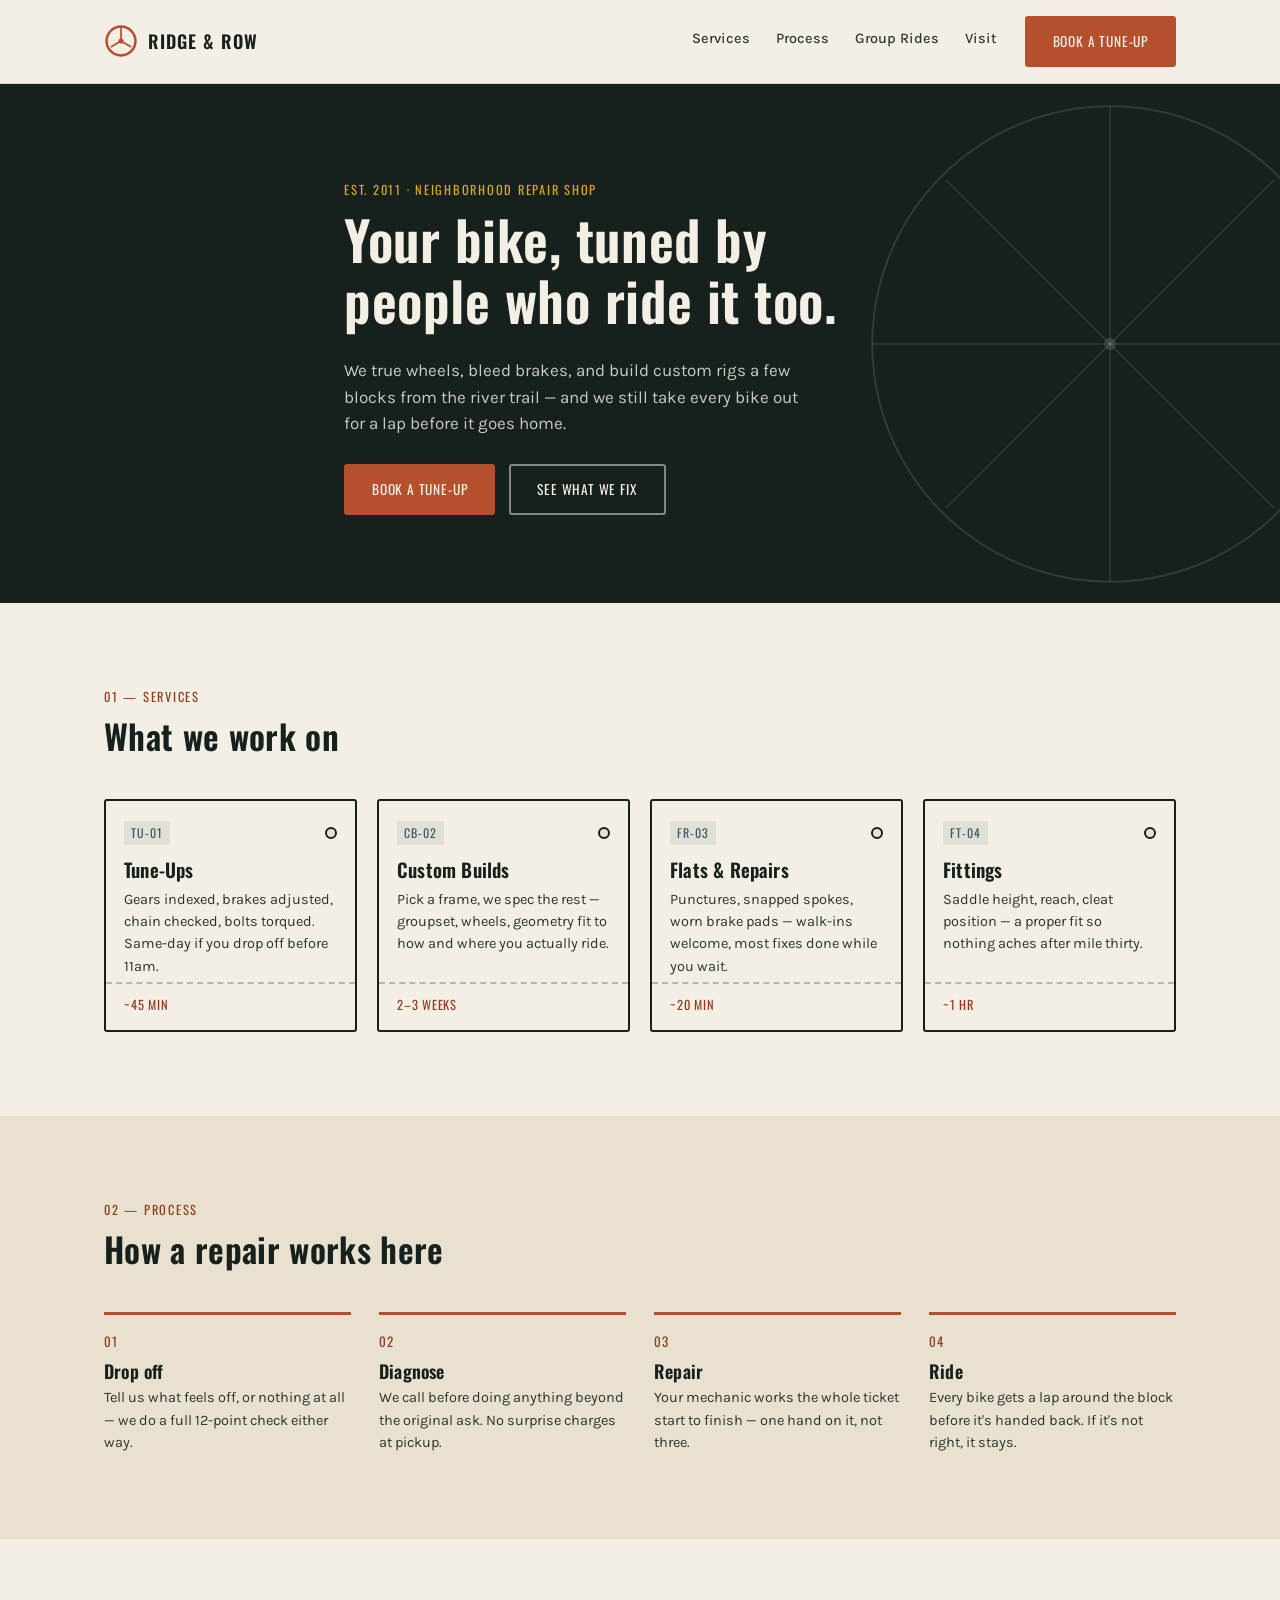
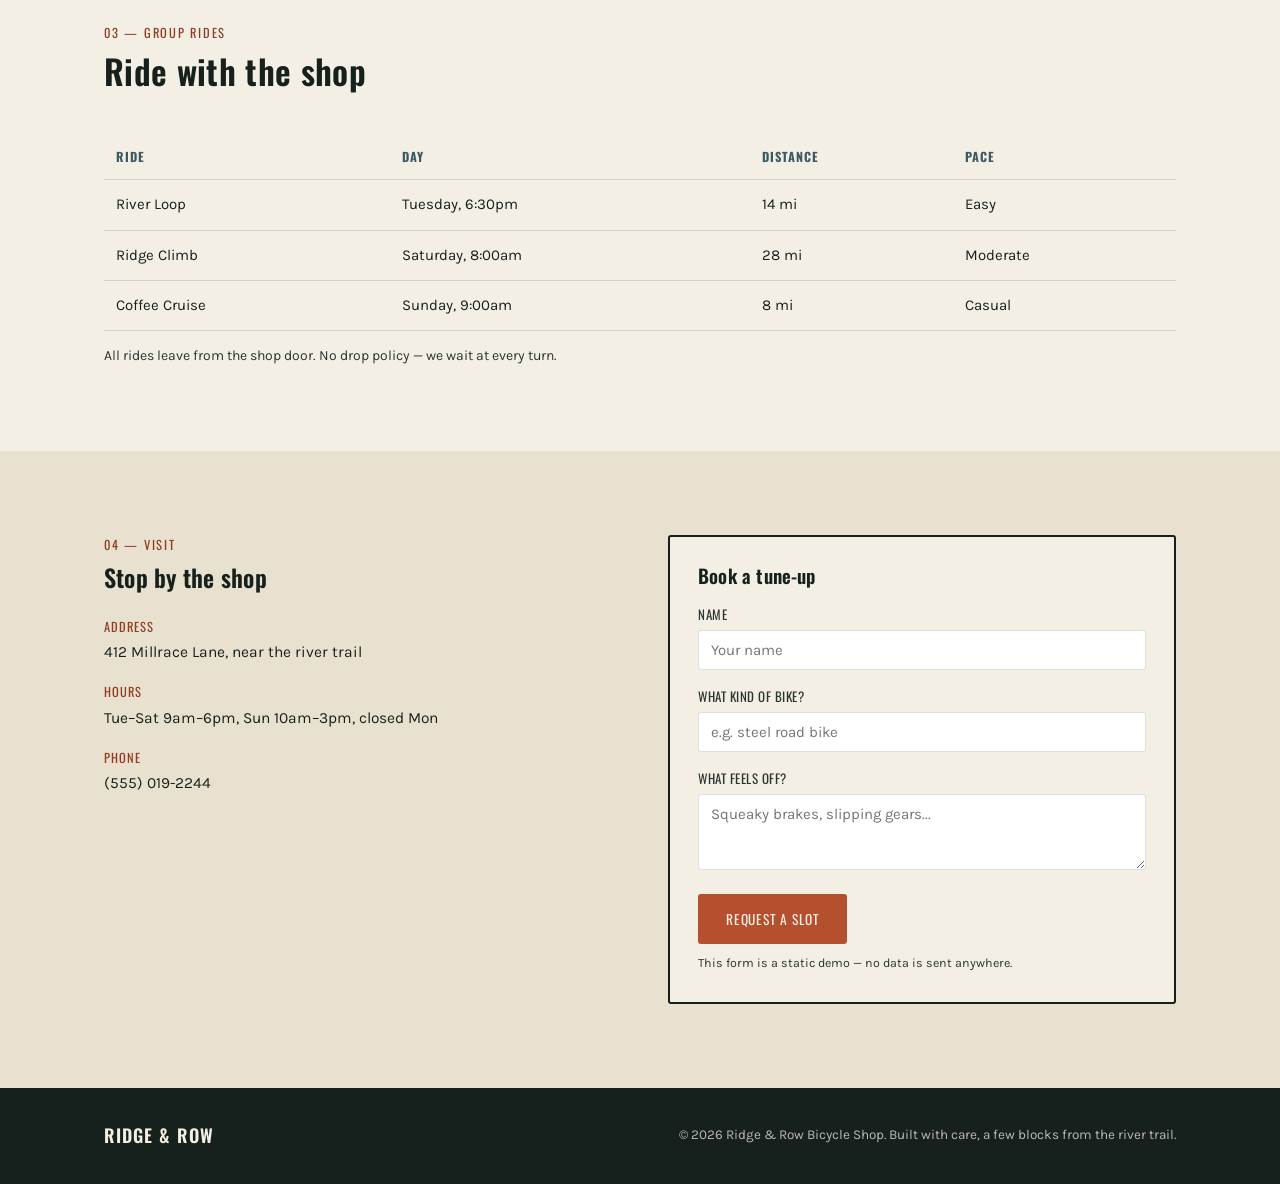
<file: website-ui-redesign/after/index.html>
<!DOCTYPE html>
<html lang="en">
<head>
<meta charset="UTF-8">
<meta name="viewport" content="width=device-width, initial-scale=1.0">
<title>Ridge & Row — Bicycle Repair & Rides</title>
<meta name="description" content="Neighborhood bicycle repair shop. Tune-ups, custom builds, fittings, and weekly group rides.">
<link rel="preconnect" href="https://fonts.googleapis.com">
<link rel="preconnect" href="https://fonts.gstatic.com" crossorigin>
<link href="https://fonts.googleapis.com/css2?family=Oswald:wght@400;500;600;700&family=Karla:ital,wght@0,400;0,500;0,700;1,400&display=swap" rel="stylesheet">
<link rel="stylesheet" href="css/style.css">
</head>
<body>

<a class="skip-link" href="#main">Skip to content</a>

<header class="site-header">
  <div class="wrap header-inner">
    <a href="#" class="logo">
      <span class="logo-mark" aria-hidden="true">
        <svg viewBox="0 0 40 40" width="34" height="34">
          <circle cx="20" cy="20" r="17" fill="none" stroke="currentColor" stroke-width="3"/>
          <circle cx="20" cy="20" r="3" fill="currentColor"/>
          <line x1="20" y1="20" x2="20" y2="4" stroke="currentColor" stroke-width="2"/>
          <line x1="20" y1="20" x2="32" y2="27" stroke="currentColor" stroke-width="2"/>
          <line x1="20" y1="20" x2="8" y2="27" stroke="currentColor" stroke-width="2"/>
        </svg>
      </span>
      <span class="logo-text">RIDGE &amp; ROW</span>
    </a>

    <nav class="main-nav" id="main-nav">
      <a href="#services">Services</a>
      <a href="#process">Process</a>
      <a href="#rides">Group Rides</a>
      <a href="#visit">Visit</a>
    </nav>

    <a href="#visit" class="btn btn-primary header-cta">Book a tune-up</a>

    <button class="nav-toggle" id="navToggle" aria-expanded="false" aria-controls="main-nav" aria-label="Open menu">
      <span></span><span></span><span></span>
    </button>
  </div>
</header>

<main id="main">

  <!-- HERO -->
  <section class="hero">
    <svg class="hero-wheel" viewBox="0 0 600 600" aria-hidden="true">
      <circle cx="300" cy="300" r="230" fill="none" stroke="currentColor" stroke-width="2"/>
      <circle cx="300" cy="300" r="6" fill="currentColor"/>
      <g stroke="currentColor" stroke-width="1.5">
        <line x1="300" y1="300" x2="300" y2="70"/>
        <line x1="300" y1="300" x2="459" y2="141"/>
        <line x1="300" y1="300" x2="530" y2="300"/>
        <line x1="300" y1="300" x2="459" y2="459"/>
        <line x1="300" y1="300" x2="300" y2="530"/>
        <line x1="300" y1="300" x2="141" y2="459"/>
        <line x1="300" y1="300" x2="70" y2="300"/>
        <line x1="300" y1="300" x2="141" y2="141"/>
      </g>
    </svg>

    <div class="wrap hero-inner">
      <p class="eyebrow">Est. 2011 · Neighborhood repair shop</p>
      <h1>Your bike, tuned by<br>people who ride it too.</h1>
      <p class="hero-sub">We true wheels, bleed brakes, and build custom rigs a few blocks
        from the river trail — and we still take every bike out for a lap before it goes home.</p>
      <div class="hero-actions">
        <a href="#visit" class="btn btn-primary">Book a tune-up</a>
        <a href="#services" class="btn btn-ghost">See what we fix</a>
      </div>
    </div>
  </section>

  <!-- SERVICES -->
  <section class="section" id="services">
    <div class="wrap">
      <div class="section-head">
        <p class="eyebrow">01 — Services</p>
        <h2>What we work on</h2>
      </div>

      <div class="ticket-grid">

        <article class="ticket">
          <div class="ticket-top">
            <span class="ticket-code">TU-01</span>
            <span class="ticket-hole" aria-hidden="true"></span>
          </div>
          <h3>Tune-Ups</h3>
          <p>Gears indexed, brakes adjusted, chain checked, bolts torqued. Same-day if you drop off before 11am.</p>
          <span class="ticket-spec">~45 min</span>
        </article>

        <article class="ticket">
          <div class="ticket-top">
            <span class="ticket-code">CB-02</span>
            <span class="ticket-hole" aria-hidden="true"></span>
          </div>
          <h3>Custom Builds</h3>
          <p>Pick a frame, we spec the rest — groupset, wheels, geometry fit to how and where you actually ride.</p>
          <span class="ticket-spec">2–3 weeks</span>
        </article>

        <article class="ticket">
          <div class="ticket-top">
            <span class="ticket-code">FR-03</span>
            <span class="ticket-hole" aria-hidden="true"></span>
          </div>
          <h3>Flats &amp; Repairs</h3>
          <p>Punctures, snapped spokes, worn brake pads — walk-ins welcome, most fixes done while you wait.</p>
          <span class="ticket-spec">~20 min</span>
        </article>

        <article class="ticket">
          <div class="ticket-top">
            <span class="ticket-code">FT-04</span>
            <span class="ticket-hole" aria-hidden="true"></span>
          </div>
          <h3>Fittings</h3>
          <p>Saddle height, reach, cleat position — a proper fit so nothing aches after mile thirty.</p>
          <span class="ticket-spec">~1 hr</span>
        </article>

      </div>
    </div>
  </section>

  <!-- PROCESS -->
  <section class="section section-alt" id="process">
    <div class="wrap">
      <div class="section-head">
        <p class="eyebrow">02 — Process</p>
        <h2>How a repair works here</h2>
      </div>

      <ol class="process-list">
        <li>
          <span class="process-num">01</span>
          <div>
            <h3>Drop off</h3>
            <p>Tell us what feels off, or nothing at all — we do a full 12-point check either way.</p>
          </div>
        </li>
        <li>
          <span class="process-num">02</span>
          <div>
            <h3>Diagnose</h3>
            <p>We call before doing anything beyond the original ask. No surprise charges at pickup.</p>
          </div>
        </li>
        <li>
          <span class="process-num">03</span>
          <div>
            <h3>Repair</h3>
            <p>Your mechanic works the whole ticket start to finish — one hand on it, not three.</p>
          </div>
        </li>
        <li>
          <span class="process-num">04</span>
          <div>
            <h3>Ride</h3>
            <p>Every bike gets a lap around the block before it's handed back. If it's not right, it stays.</p>
          </div>
        </li>
      </ol>
    </div>
  </section>

  <!-- GROUP RIDES -->
  <section class="section" id="rides">
    <div class="wrap">
      <div class="section-head">
        <p class="eyebrow">03 — Group Rides</p>
        <h2>Ride with the shop</h2>
      </div>

      <table class="route-log">
        <thead>
          <tr>
            <th>Ride</th>
            <th>Day</th>
            <th>Distance</th>
            <th>Pace</th>
          </tr>
        </thead>
        <tbody>
          <tr>
            <td>River Loop</td>
            <td>Tuesday, 6:30pm</td>
            <td>14 mi</td>
            <td>Easy</td>
          </tr>
          <tr>
            <td>Ridge Climb</td>
            <td>Saturday, 8:00am</td>
            <td>28 mi</td>
            <td>Moderate</td>
          </tr>
          <tr>
            <td>Coffee Cruise</td>
            <td>Sunday, 9:00am</td>
            <td>8 mi</td>
            <td>Casual</td>
          </tr>
        </tbody>
      </table>
      <p class="route-note">All rides leave from the shop door. No drop policy — we wait at every turn.</p>
    </div>
  </section>

  <!-- VISIT -->
  <section class="section section-alt visit" id="visit">
    <div class="wrap visit-grid">
      <div>
        <p class="eyebrow">04 — Visit</p>
        <h2>Stop by the shop</h2>
        <dl class="visit-details">
          <div>
            <dt>Address</dt>
            <dd>412 Millrace Lane, near the river trail</dd>
          </div>
          <div>
            <dt>Hours</dt>
            <dd>Tue–Sat 9am–6pm, Sun 10am–3pm, closed Mon</dd>
          </div>
          <div>
            <dt>Phone</dt>
            <dd>(555) 019-2244</dd>
          </div>
        </dl>
      </div>

      <form class="ticket-form" novalidate>
        <h3>Book a tune-up</h3>
        <label for="name">Name</label>
        <input id="name" name="name" type="text" placeholder="Your name" required>

        <label for="bike">What kind of bike?</label>
        <input id="bike" name="bike" type="text" placeholder="e.g. steel road bike">

        <label for="notes">What feels off?</label>
        <textarea id="notes" name="notes" rows="3" placeholder="Squeaky brakes, slipping gears..."></textarea>

        <button type="submit" class="btn btn-primary">Request a slot</button>
        <p class="form-note">This form is a static demo — no data is sent anywhere.</p>
      </form>
    </div>
  </section>

</main>

<footer class="site-footer">
  <div class="wrap footer-inner">
    <span class="logo-text">RIDGE &amp; ROW</span>
    <p>&copy; 2026 Ridge &amp; Row Bicycle Shop. Built with care, a few blocks from the river trail.</p>
  </div>
</footer>

<script src="js/main.js"></script>
</body>
</html>
</file>
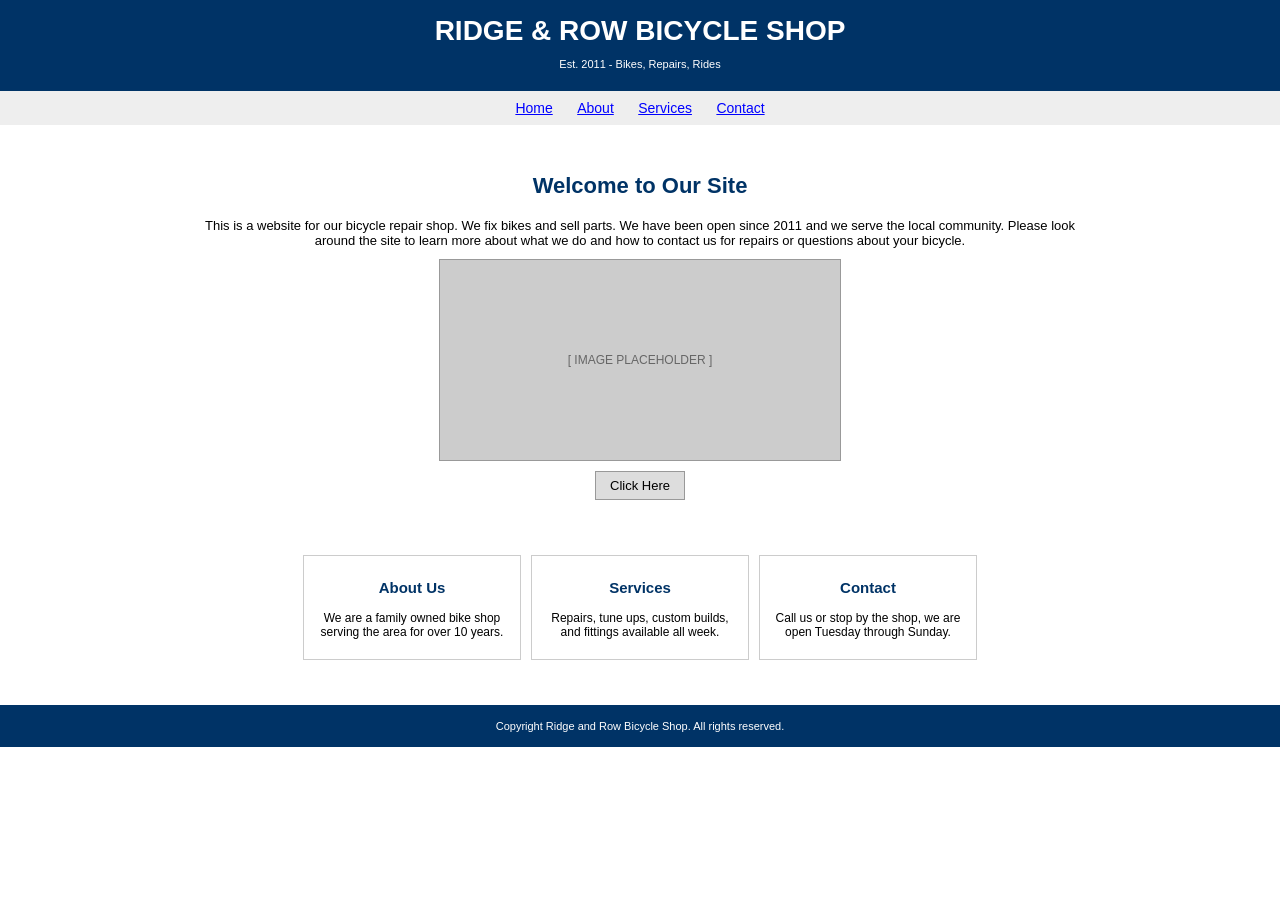
<file: website-ui-redesign/before/index.html>
<!DOCTYPE html>
<html lang="en">
<head>
<meta charset="UTF-8">
<title>Ridge and Row Bicycle Shop</title>
<style>
body {
  font-family: Arial, sans-serif;
  margin: 0;
  background: #ffffff;
  color: #000000;
}
.header {
  background: #003366;
  color: white;
  text-align: center;
  padding: 10px;
}
.header h1 {
  margin: 5px;
  font-size: 28px;
}
.nav {
  background: #eeeeee;
  text-align: center;
  padding: 8px;
}
.nav a {
  margin: 0 10px;
  color: blue;
  text-decoration: underline;
  font-size: 14px;
}
.hero {
  text-align: center;
  padding: 30px 10px;
}
.hero h2 {
  font-size: 22px;
  color: #003366;
}
.hero p {
  font-size: 13px;
  max-width: 900px;
  margin: 10px auto;
  line-height: 1.2;
}
.placeholder-img {
  width: 400px;
  height: 200px;
  background: #cccccc;
  border: 1px solid #999999;
  margin: 10px auto;
  text-align: center;
  line-height: 200px;
  color: #666666;
  font-size: 12px;
}
.btn {
  background: #dddddd;
  border: 1px solid #999999;
  padding: 6px 14px;
  font-size: 13px;
  color: #000000;
}
.cards {
  display: flex;
  justify-content: center;
  padding: 20px 5px;
}
.card {
  width: 200px;
  border: 1px solid #cccccc;
  margin: 5px;
  padding: 8px;
  font-size: 12px;
  text-align: center;
}
.card h3 {
  font-size: 15px;
  color: #003366;
}
.footer {
  background: #003366;
  color: white;
  text-align: center;
  font-size: 11px;
  padding: 15px;
  margin-top: 20px;
}
</style>
</head>
<body>

<div class="header">
  <h1>RIDGE &amp; ROW BICYCLE SHOP</h1>
  <p style="font-size:11px;">Est. 2011 - Bikes, Repairs, Rides</p>
</div>

<div class="nav">
  <a href="#">Home</a>
  <a href="#">About</a>
  <a href="#">Services</a>
  <a href="#">Contact</a>
</div>

<div class="hero">
  <h2>Welcome to Our Site</h2>
  <p>This is a website for our bicycle repair shop. We fix bikes and sell parts.
  We have been open since 2011 and we serve the local community. Please look around
  the site to learn more about what we do and how to contact us for repairs or
  questions about your bicycle.</p>
  <div class="placeholder-img">[ IMAGE PLACEHOLDER ]</div>
  <button class="btn">Click Here</button>
</div>

<div class="cards">
  <div class="card">
    <h3>About Us</h3>
    <p>We are a family owned bike shop serving the area for over 10 years.</p>
  </div>
  <div class="card">
    <h3>Services</h3>
    <p>Repairs, tune ups, custom builds, and fittings available all week.</p>
  </div>
  <div class="card">
    <h3>Contact</h3>
    <p>Call us or stop by the shop, we are open Tuesday through Sunday.</p>
  </div>
</div>

<div class="footer">
  Copyright Ridge and Row Bicycle Shop. All rights reserved.
</div>

</body>
</html>
</file>
<file: website-ui-redesign/after/css/style.css>
/* =========================================================
   Ridge & Row — design tokens
   ========================================================= */
:root {
  --ink: #16201C;
  --ink-soft: #2B3630;
  --paper: #F3EFE4;
  --paper-dim: #E8E1D0;
  --rust: #B5502E;
  --rust-dark: #8F3C21;
  --steel: #3C5A63;
  --mustard: #D9A621;

  --font-display: 'Oswald', sans-serif;
  --font-body: 'Karla', sans-serif;

  --radius: 3px;
  --wrap: 1120px;
  --border: 1px solid rgba(22, 32, 28, 0.14);
}

@media (prefers-reduced-motion: no-preference) {
  :root { --transition: 180ms ease; }
}
@media (prefers-reduced-motion: reduce) {
  :root { --transition: 0ms; }
}

* { box-sizing: border-box; }

html { scroll-behavior: smooth; }
@media (prefers-reduced-motion: reduce) {
  html { scroll-behavior: auto; }
}

body {
  margin: 0;
  background: var(--paper);
  color: var(--ink);
  font-family: var(--font-body);
  font-size: 16px;
  line-height: 1.55;
  -webkit-font-smoothing: antialiased;
}

h1, h2, h3 {
  font-family: var(--font-display);
  font-weight: 600;
  letter-spacing: 0.01em;
  line-height: 1.12;
  margin: 0 0 0.5em;
  color: var(--ink);
}

p { margin: 0 0 1em; }

a { color: inherit; }

.wrap {
  max-width: var(--wrap);
  margin: 0 auto;
  padding: 0 24px;
}

.skip-link {
  position: absolute;
  left: -9999px;
  top: 0;
  background: var(--mustard);
  color: var(--ink);
  padding: 10px 16px;
  z-index: 100;
}
.skip-link:focus {
  left: 16px;
  top: 16px;
}

:focus-visible {
  outline: 2px solid var(--rust);
  outline-offset: 3px;
}

.eyebrow {
  font-family: var(--font-display);
  text-transform: uppercase;
  letter-spacing: 0.14em;
  font-size: 12.5px;
  color: var(--rust-dark);
  margin: 0 0 10px;
}

/* Buttons */
.btn {
  display: inline-block;
  font-family: var(--font-display);
  text-transform: uppercase;
  letter-spacing: 0.06em;
  font-size: 13.5px;
  padding: 13px 26px;
  border-radius: var(--radius);
  text-decoration: none;
  border: 2px solid transparent;
  transition: transform var(--transition), background var(--transition), color var(--transition);
}
.btn-primary {
  background: var(--rust);
  color: var(--paper);
  border-color: var(--rust);
}
.btn-primary:hover { background: var(--rust-dark); border-color: var(--rust-dark); }
.btn-ghost {
  background: transparent;
  color: var(--ink);
  border-color: var(--ink);
}
.btn-ghost:hover { background: var(--ink); color: var(--paper); }

/* =========================================================
   Header
   ========================================================= */
.site-header {
  position: sticky;
  top: 0;
  z-index: 50;
  background: var(--paper);
  border-bottom: var(--border);
}
.header-inner {
  display: flex;
  align-items: center;
  gap: 28px;
  padding-top: 16px;
  padding-bottom: 16px;
}
.logo {
  display: flex;
  align-items: center;
  gap: 10px;
  text-decoration: none;
  color: var(--ink);
  margin-right: auto;
}
.logo-mark { color: var(--rust); display: flex; }
.logo-text {
  font-family: var(--font-display);
  font-weight: 600;
  letter-spacing: 0.06em;
  font-size: 18px;
}
.main-nav {
  display: flex;
  gap: 26px;
}
.main-nav a {
  text-decoration: none;
  font-size: 14.5px;
  font-weight: 500;
  color: var(--ink-soft);
  padding-bottom: 3px;
  border-bottom: 2px solid transparent;
  transition: border-color var(--transition), color var(--transition);
}
.main-nav a:hover {
  color: var(--rust-dark);
  border-color: var(--rust);
}
.nav-toggle {
  display: none;
  flex-direction: column;
  gap: 5px;
  background: none;
  border: none;
  padding: 8px;
  cursor: pointer;
}
.nav-toggle span {
  width: 22px;
  height: 2px;
  background: var(--ink);
}

/* =========================================================
   Hero
   ========================================================= */
.hero {
  position: relative;
  overflow: hidden;
  background: var(--ink);
  color: var(--paper);
  padding: 96px 0 88px;
}
.hero-wheel {
  position: absolute;
  right: -140px;
  top: 50%;
  transform: translateY(-50%);
  width: 620px;
  height: 620px;
  color: rgba(243, 239, 228, 0.12);
  pointer-events: none;
}
.hero-inner { position: relative; max-width: 640px; }
.hero .eyebrow { color: var(--mustard); }
.hero h1 {
  font-size: clamp(34px, 5vw, 54px);
  color: var(--paper);
}
.hero-sub {
  font-size: 17px;
  color: rgba(243, 239, 228, 0.82);
  max-width: 46ch;
}
.hero-actions {
  display: flex;
  gap: 14px;
  margin-top: 28px;
  flex-wrap: wrap;
}
.hero .btn-ghost {
  color: var(--paper);
  border-color: rgba(243, 239, 228, 0.5);
}
.hero .btn-ghost:hover { background: var(--paper); color: var(--ink); }

/* =========================================================
   Sections
   ========================================================= */
.section { padding: 84px 0; }
.section-alt { background: var(--paper-dim); }
.section-head { max-width: 560px; margin-bottom: 44px; }
.section-head h2 { font-size: clamp(26px, 3vw, 34px); }

/* Ticket cards (signature element) */
.ticket-grid {
  display: grid;
  grid-template-columns: repeat(4, 1fr);
  gap: 20px;
}
.ticket {
  position: relative;
  background: var(--paper);
  border: 2px solid var(--ink);
  border-radius: var(--radius);
  padding: 20px 18px 22px;
}
.ticket::after {
  content: "";
  position: absolute;
  left: 0;
  right: 0;
  bottom: 46px;
  border-top: 2px dashed rgba(22, 32, 28, 0.28);
}
.ticket-top {
  display: flex;
  justify-content: space-between;
  align-items: center;
  margin-bottom: 14px;
}
.ticket-code {
  font-family: var(--font-display);
  font-size: 12px;
  letter-spacing: 0.08em;
  color: var(--steel);
  background: rgba(60, 90, 99, 0.1);
  padding: 3px 7px;
  border-radius: 2px;
}
.ticket-hole {
  width: 12px;
  height: 12px;
  border-radius: 50%;
  border: 2px solid var(--ink);
  background: var(--paper-dim);
}
.ticket h3 { font-size: 19px; margin-bottom: 8px; }
.ticket p { font-size: 14.5px; color: var(--ink-soft); margin-bottom: 30px; }
.ticket-spec {
  position: absolute;
  bottom: 16px;
  left: 18px;
  font-family: var(--font-display);
  font-size: 12.5px;
  text-transform: uppercase;
  letter-spacing: 0.06em;
  color: var(--rust-dark);
}

/* Process */
.process-list {
  list-style: none;
  margin: 0;
  padding: 0;
  display: grid;
  grid-template-columns: repeat(4, 1fr);
  gap: 28px;
}
.process-list li {
  display: flex;
  flex-direction: column;
  gap: 10px;
  border-top: 3px solid var(--rust);
  padding-top: 16px;
}
.process-num {
  font-family: var(--font-display);
  font-size: 13px;
  color: var(--rust-dark);
  letter-spacing: 0.08em;
}
.process-list h3 { font-size: 18px; margin-bottom: 6px; }
.process-list p { font-size: 14.5px; color: var(--ink-soft); margin: 0; }

/* Route log table */
.route-log {
  width: 100%;
  border-collapse: collapse;
  font-size: 15px;
  margin-bottom: 14px;
}
.route-log th, .route-log td {
  text-align: left;
  padding: 13px 12px;
  border-bottom: var(--border);
}
.route-log th {
  font-family: var(--font-display);
  text-transform: uppercase;
  font-size: 12.5px;
  letter-spacing: 0.08em;
  color: var(--steel);
}
.route-note {
  font-size: 14px;
  color: var(--ink-soft);
  margin: 0;
}

/* Visit */
.visit-grid {
  display: grid;
  grid-template-columns: 1fr 1fr;
  gap: 56px;
  align-items: start;
}
.visit-details {
  margin: 26px 0 0;
  display: grid;
  gap: 18px;
}
.visit-details dt {
  font-family: var(--font-display);
  font-size: 12.5px;
  text-transform: uppercase;
  letter-spacing: 0.08em;
  color: var(--rust-dark);
  margin-bottom: 4px;
}
.visit-details dd { margin: 0; font-size: 15.5px; }

.ticket-form {
  background: var(--paper);
  border: 2px solid var(--ink);
  border-radius: var(--radius);
  padding: 28px;
}
.ticket-form h3 { font-size: 19px; margin-bottom: 18px; }
.ticket-form label {
  display: block;
  font-size: 13px;
  font-family: var(--font-display);
  letter-spacing: 0.04em;
  text-transform: uppercase;
  margin-bottom: 6px;
  color: var(--ink-soft);
}
.ticket-form input,
.ticket-form textarea {
  width: 100%;
  font-family: var(--font-body);
  font-size: 15px;
  padding: 10px 12px;
  margin-bottom: 16px;
  border: var(--border);
  border-radius: var(--radius);
  background: #fff;
  color: var(--ink);
}
.ticket-form input:focus,
.ticket-form textarea:focus {
  border-color: var(--rust);
}
.form-note {
  font-size: 12.5px;
  color: var(--ink-soft);
  margin: 10px 0 0;
}

/* =========================================================
   Footer
   ========================================================= */
.site-footer {
  background: var(--ink);
  color: rgba(243, 239, 228, 0.75);
  padding: 34px 0;
}
.footer-inner {
  display: flex;
  justify-content: space-between;
  align-items: center;
  flex-wrap: wrap;
  gap: 10px;
}
.footer-inner .logo-text { color: var(--paper); }
.footer-inner p { margin: 0; font-size: 13.5px; }

/* =========================================================
   Scroll reveal
   ========================================================= */
.reveal {
  opacity: 0;
  transform: translateY(16px);
  transition: opacity 480ms ease, transform 480ms ease;
}
.reveal.is-visible {
  opacity: 1;
  transform: translateY(0);
}
@media (prefers-reduced-motion: reduce) {
  .reveal { opacity: 1; transform: none; transition: none; }
}

/* =========================================================
   Responsive
   ========================================================= */
@media (max-width: 880px) {
  .ticket-grid { grid-template-columns: repeat(2, 1fr); }
  .process-list { grid-template-columns: repeat(2, 1fr); }
  .visit-grid { grid-template-columns: 1fr; }
  .hero-wheel { width: 440px; height: 440px; right: -180px; }
}

@media (max-width: 680px) {
  .main-nav { display: none; }
  .header-cta { display: none; }
  .nav-toggle { display: flex; }

  .site-header.nav-open .main-nav {
    display: flex;
    flex-direction: column;
    position: absolute;
    top: 100%;
    left: 0;
    right: 0;
    background: var(--paper);
    border-bottom: var(--border);
    padding: 16px 24px 22px;
    gap: 14px;
  }

  .ticket-grid { grid-template-columns: 1fr; }
  .process-list { grid-template-columns: 1fr; }
  .hero { padding: 72px 0 64px; }
  .hero-wheel { opacity: 0.6; }
  .section { padding: 60px 0; }
}
</file>
